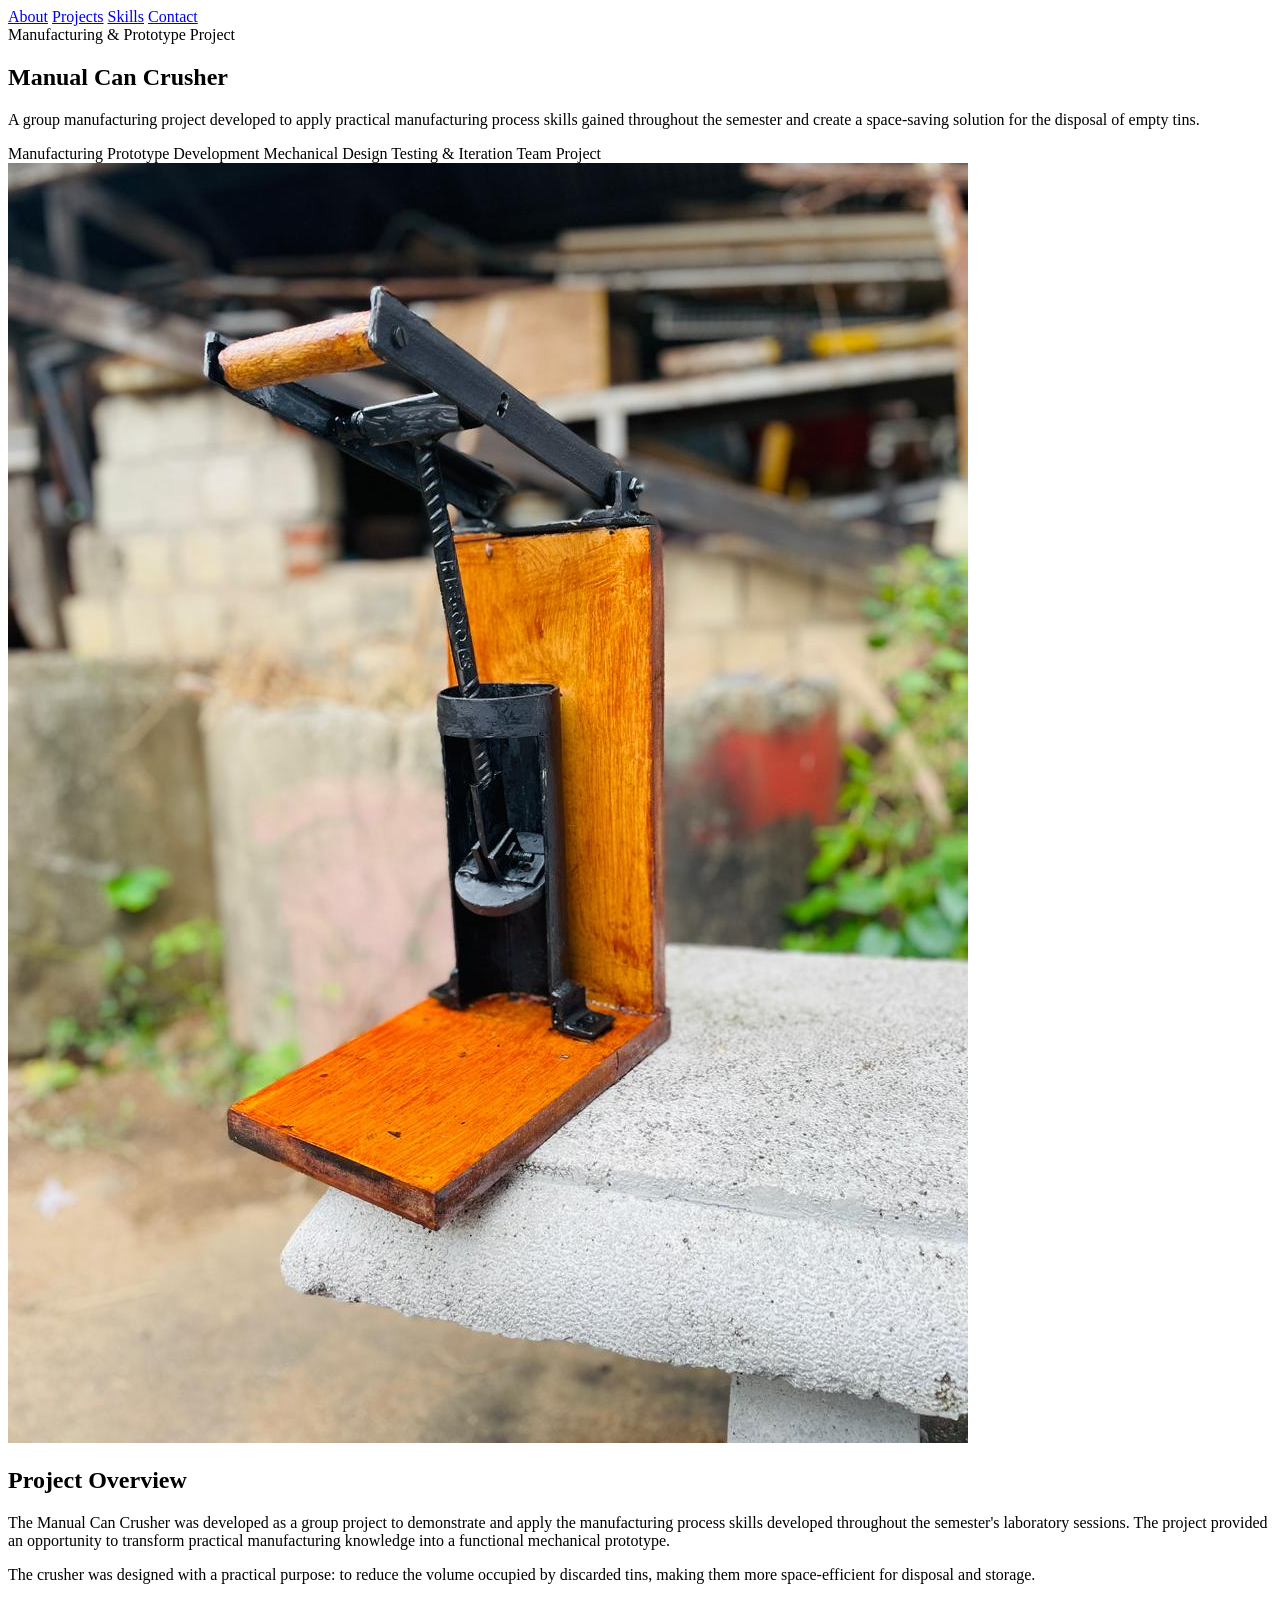
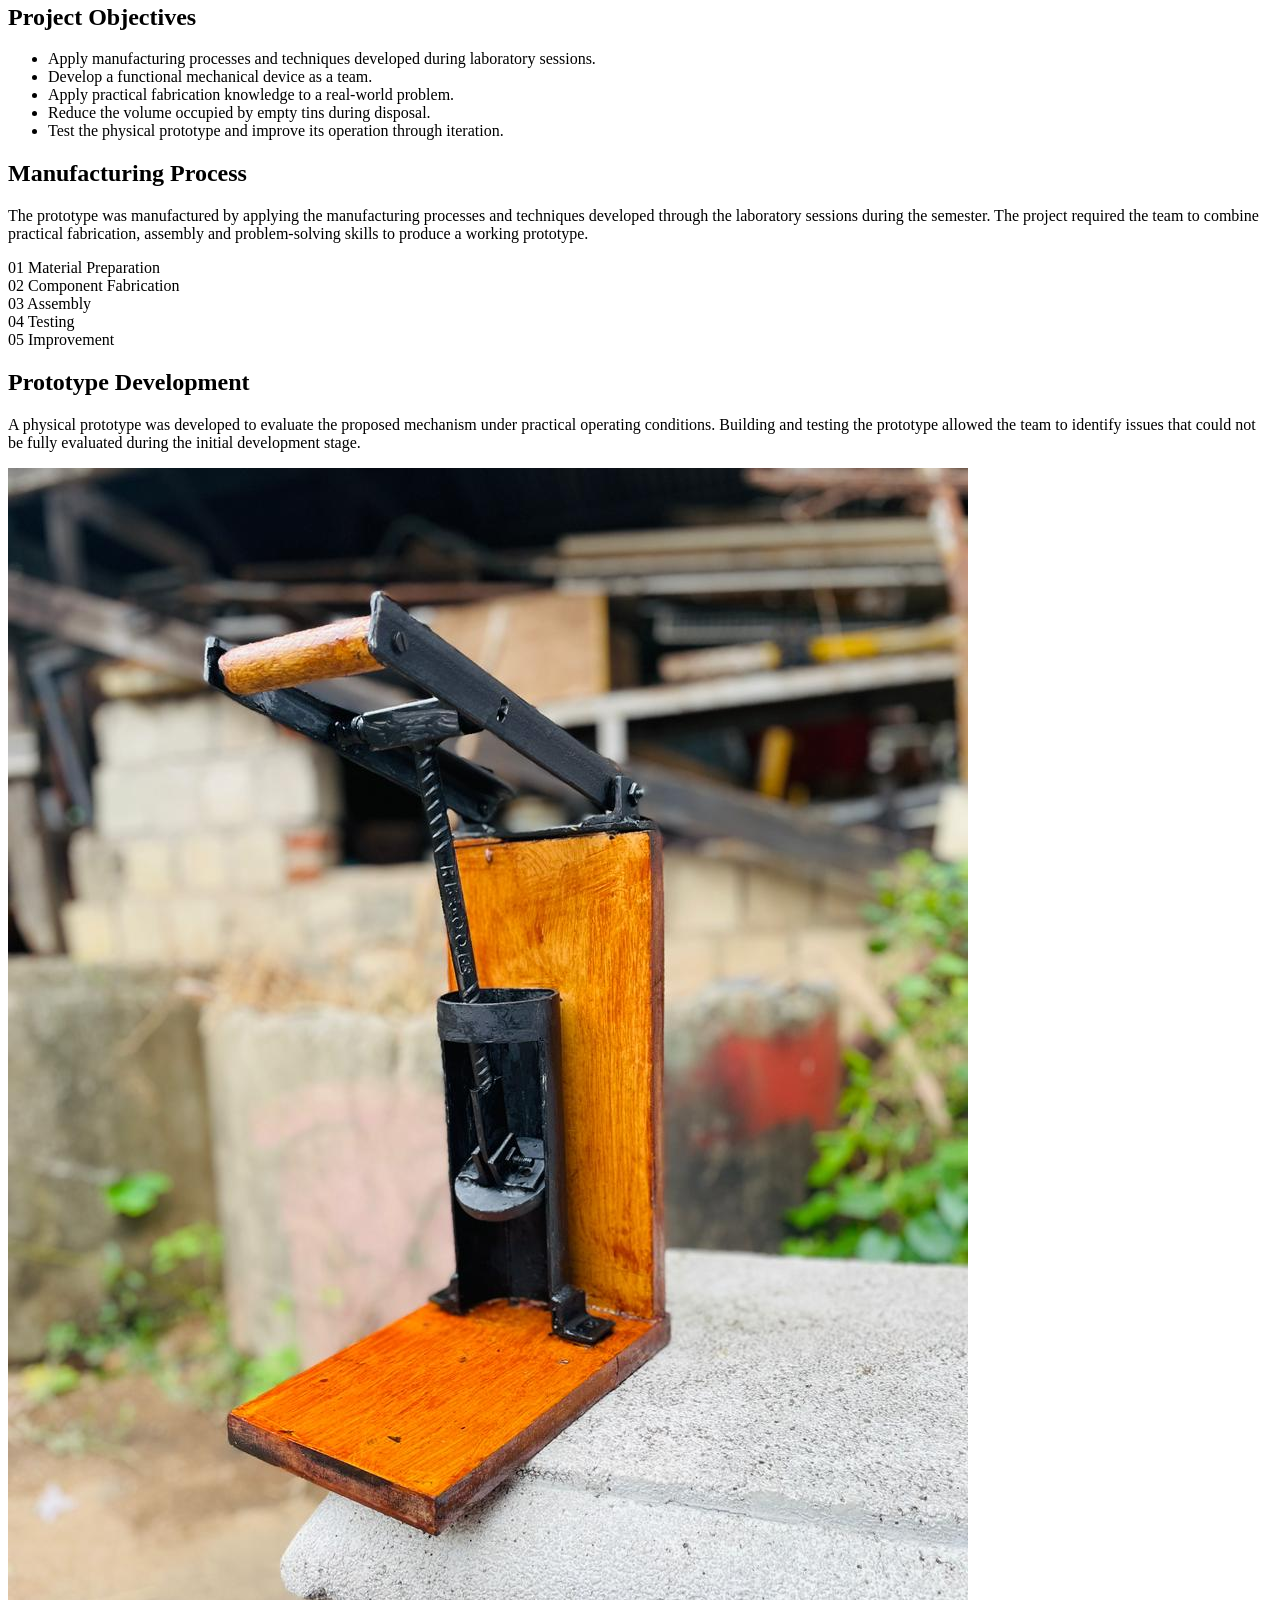
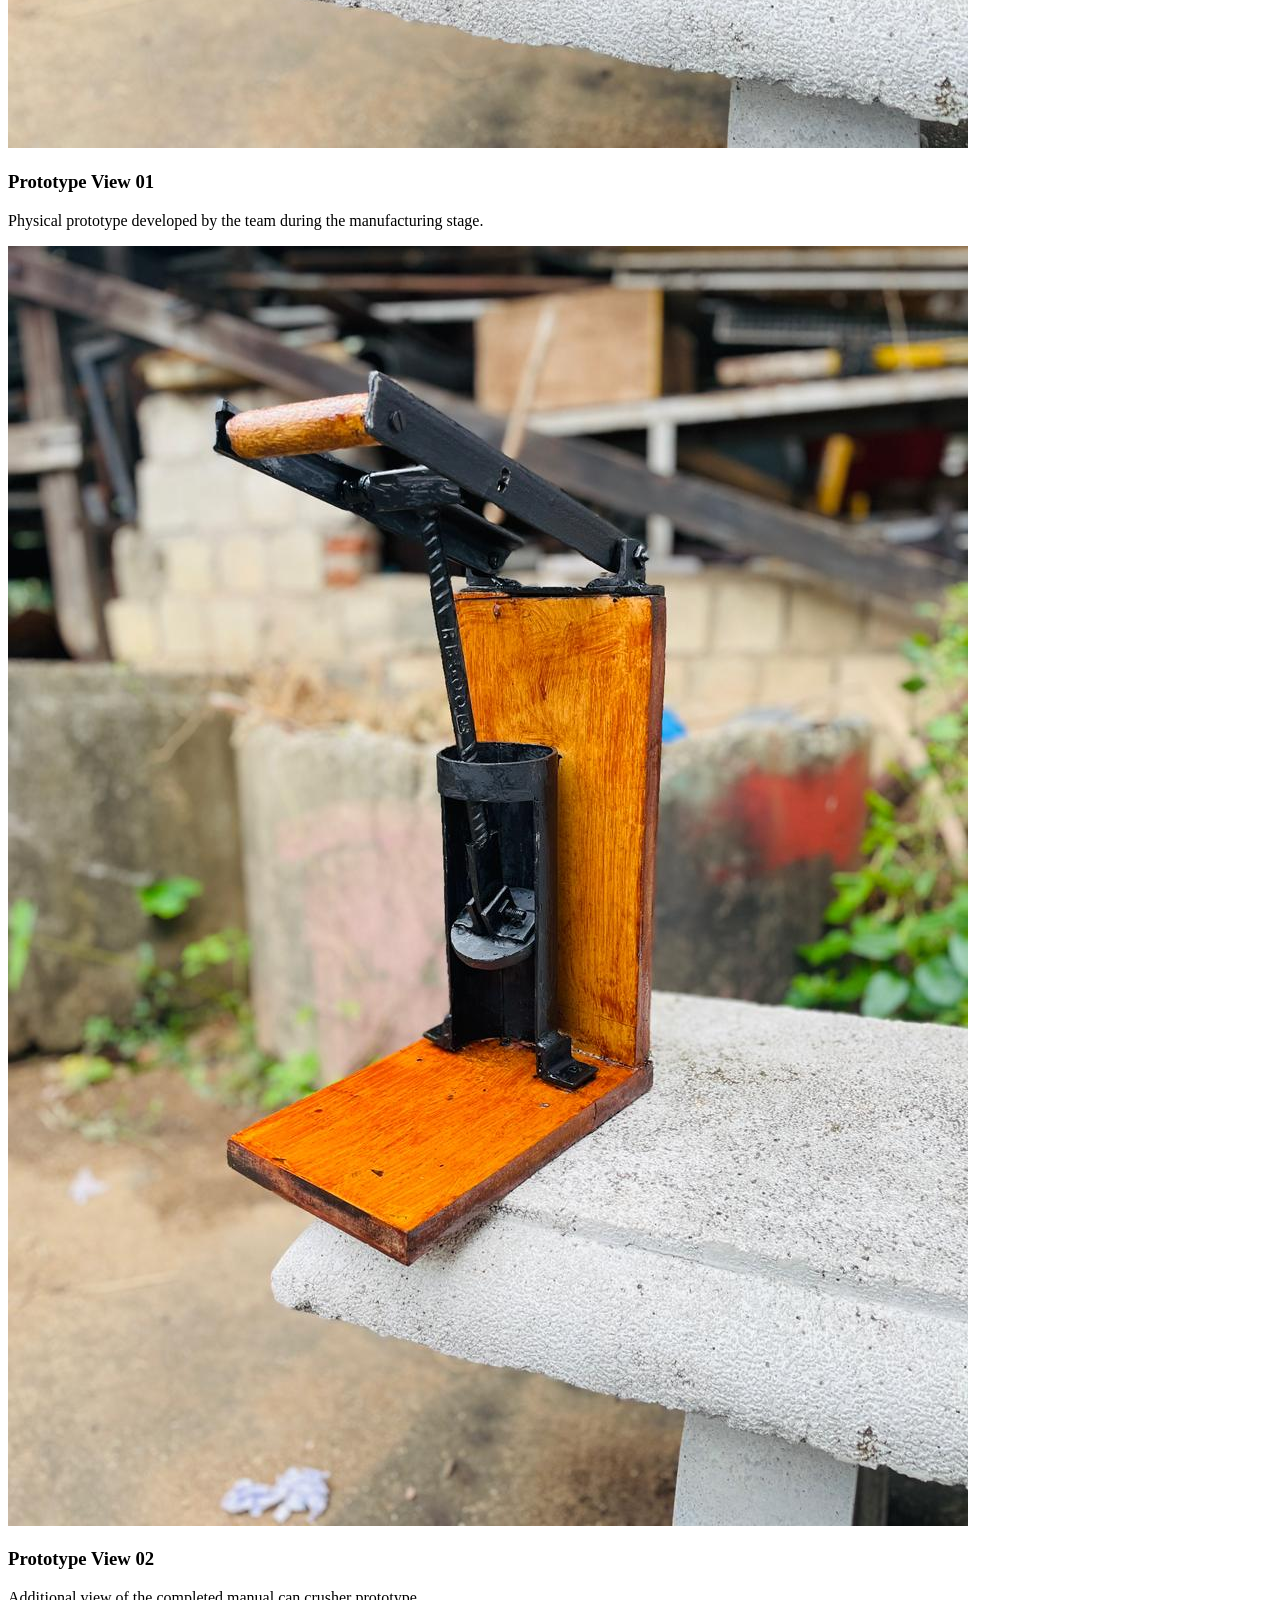
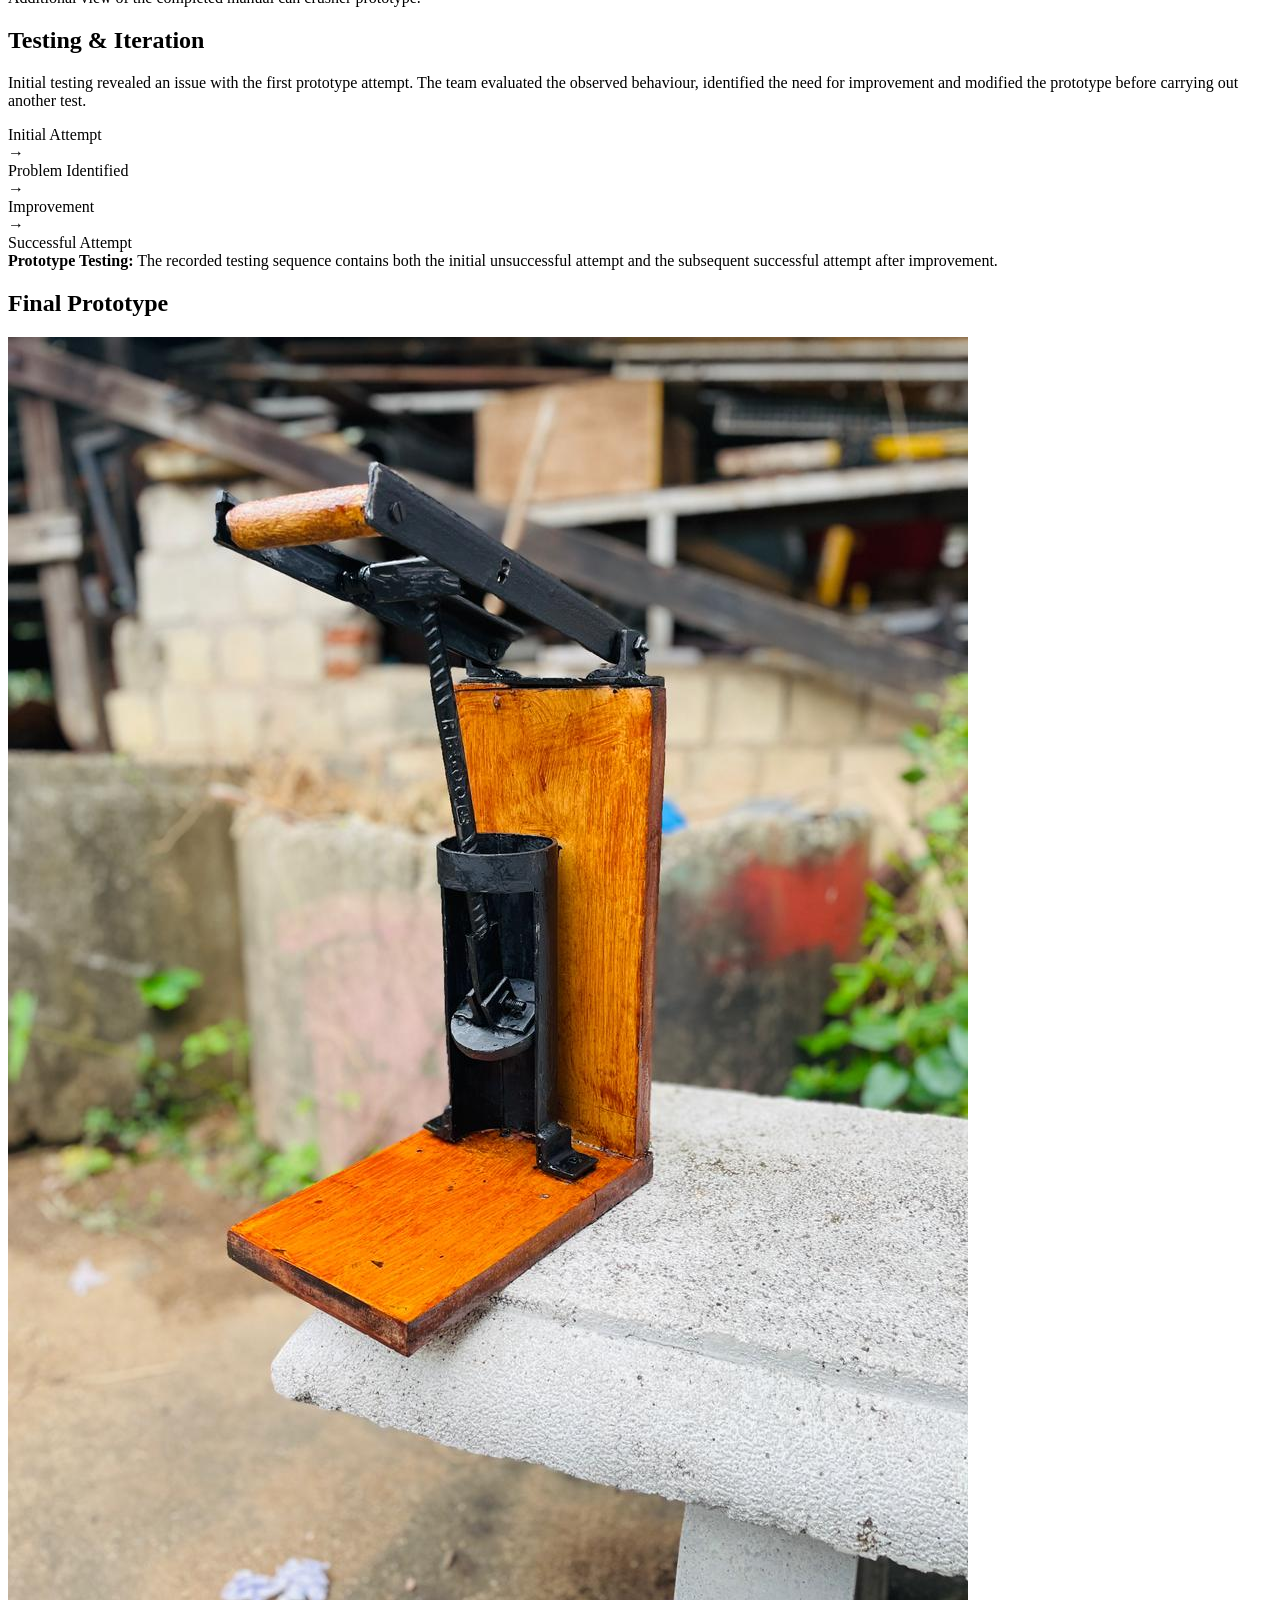
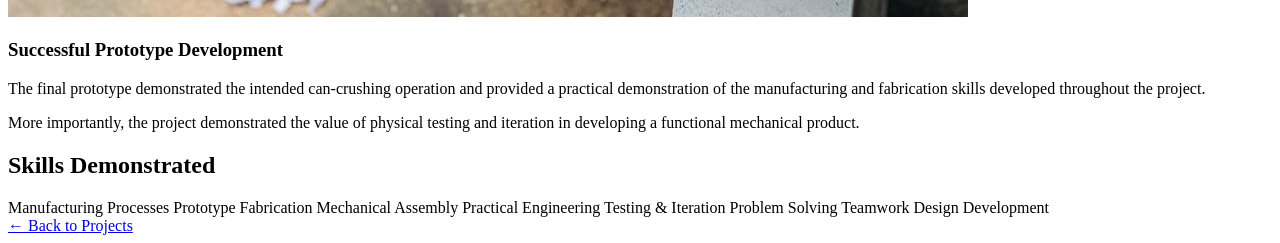
<file: projects/can-crusher.html>
<!DOCTYPE html>
<html lang="en">
<head>
  <meta charset="UTF-8">
  <meta name="viewport" content="width=device-width, initial-scale=1.0">
  <title>Manual Can Crusher - Manufacturing & Prototype Project</title>
</head>
<body>

  <header>
    <nav>
      <a href="../index.html#about">About</a>
      <a href="../index.html#projects">Projects</a>
      <a href="../index.html#skills">Skills</a>
      <a href="../index.html#contact">Contact</a>
    </nav>
  </header>

  <main>
    <!-- Hero Section -->
    <section class="project-hero">
      <div class="project-kicker">Manufacturing & Prototype Project</div>

      <h1 class="project-title">Manual Can Crusher</h1>

      <p class="project-subtitle">
        A group manufacturing project developed to apply practical manufacturing
        process skills gained throughout the semester and create a space-saving
        solution for the disposal of empty tins.
      </p>

      <div class="project-meta">
        <span>Manufacturing</span>
        <span>Prototype Development</span>
        <span>Mechanical Design</span>
        <span>Testing & Iteration</span>
        <span>Team Project</span>
      </div>

      <div class="hero-image">
        <img src="../assets/projects/can-crusher/prototype-01.jpeg" alt="Manual can crusher prototype">
      </div>
    </section>

    <!-- Project Overview -->
    <section class="project-overview">
      <h2>Project Overview</h2>

      <p class="section-intro">
        The Manual Can Crusher was developed as a group project to demonstrate
        and apply the manufacturing process skills developed throughout the
        semester's laboratory sessions. The project provided an opportunity to
        transform practical manufacturing knowledge into a functional mechanical
        prototype.
      </p>

      <p class="section-intro">
        The crusher was designed with a practical purpose: to reduce the volume
        occupied by discarded tins, making them more space-efficient for disposal
        and storage.
      </p>
    </section>

    <!-- Project Objectives -->
    <section class="project-objectives">
      <h2>Project Objectives</h2>

      <ul class="objective-list">
        <li>Apply manufacturing processes and techniques developed during laboratory sessions.</li>
        <li>Develop a functional mechanical device as a team.</li>
        <li>Apply practical fabrication knowledge to a real-world problem.</li>
        <li>Reduce the volume occupied by empty tins during disposal.</li>
        <li>Test the physical prototype and improve its operation through iteration.</li>
      </ul>
    </section>

    <!-- Manufacturing Process -->
    <section class="manufacturing-process">
      <h2>Manufacturing Process</h2>

      <p class="section-intro">
        The prototype was manufactured by applying the manufacturing processes
        and techniques developed through the laboratory sessions during the
        semester. The project required the team to combine practical fabrication,
        assembly and problem-solving skills to produce a working prototype.
      </p>

      <div class="process-flow">
        <div class="process-step">
          <span>01</span>
          Material Preparation
        </div>

        <div class="process-step">
          <span>02</span>
          Component Fabrication
        </div>

        <div class="process-step">
          <span>03</span>
          Assembly
        </div>

        <div class="process-step">
          <span>04</span>
          Testing
        </div>

        <div class="process-step">
          <span>05</span>
          Improvement
        </div>
      </div>
    </section>

    <!-- Prototype Development -->
    <section class="prototype-development">
      <h2>Prototype Development</h2>

      <p class="section-intro">
        A physical prototype was developed to evaluate the proposed mechanism
        under practical operating conditions. Building and testing the prototype
        allowed the team to identify issues that could not be fully evaluated
        during the initial development stage.
      </p>

      <div class="prototype-grid">
        <article class="prototype-card">
          <img src="../assets/projects/can-crusher/prototype-01.jpeg" alt="Manual can crusher prototype view 1">
          <div class="card-text">
            <h3>Prototype View 01</h3>
            <p>
              Physical prototype developed by the team during the manufacturing
              stage.
            </p>
          </div>
        </article>

        <article class="prototype-card">
          <img src="../assets/projects/can-crusher/prototype-02.jpeg" alt="Manual can crusher prototype view 2">
          <div class="card-text">
            <h3>Prototype View 02</h3>
            <p>
              Additional view of the completed manual can crusher prototype.
            </p>
          </div>
        </article>
      </div>
    </section>

    <!-- Testing & Iteration -->
    <section class="testing-iteration">
      <h2>Testing & Iteration</h2>

      <div class="testing-box">
        <p class="section-intro">
          Initial testing revealed an issue with the first prototype attempt.
          The team evaluated the observed behaviour, identified the need for
          improvement and modified the prototype before carrying out another
          test.
        </p>

        <div class="testing-flow">
          <span>Initial Attempt</span>
          <div class="arrow">→</div>

          <span>Problem Identified</span>
          <div class="arrow">→</div>

          <span>Improvement</span>
          <div class="arrow">→</div>

          <span>Successful Attempt</span>
        </div>

        <div class="video-note">
          <strong>Prototype Testing:</strong>
          The recorded testing sequence contains both the initial unsuccessful
          attempt and the subsequent successful attempt after improvement.
        </div>
      </div>
    </section>

    <!-- Final Prototype -->
    <section class="final-prototype">
      <h2>Final Prototype</h2>

      <div class="result-box">
        <img src="../assets/projects/can-crusher/prototype-02.jpeg" alt="Final manual can crusher prototype">

        <div class="result-content">
          <h3>Successful Prototype Development</h3>

          <p>
            The final prototype demonstrated the intended can-crushing operation
            and provided a practical demonstration of the manufacturing and
            fabrication skills developed throughout the project.
          </p>

          <p>
            More importantly, the project demonstrated the value of physical
            testing and iteration in developing a functional mechanical product.
          </p>
        </div>
      </div>
    </section>

    <!-- Skills Demonstrated -->
    <section class="skills-demonstrated">
      <h2>Skills Demonstrated</h2>

      <div class="skills-list">
        <span>Manufacturing Processes</span>
        <span>Prototype Fabrication</span>
        <span>Mechanical Assembly</span>
        <span>Practical Engineering</span>
        <span>Testing & Iteration</span>
        <span>Problem Solving</span>
        <span>Teamwork</span>
        <span>Design Development</span>
      </div>

      <a class="back-link" href="../index.html#projects">
        ← Back to Projects
      </a>
    </section>
  </main>

</body>
</html>
</file>
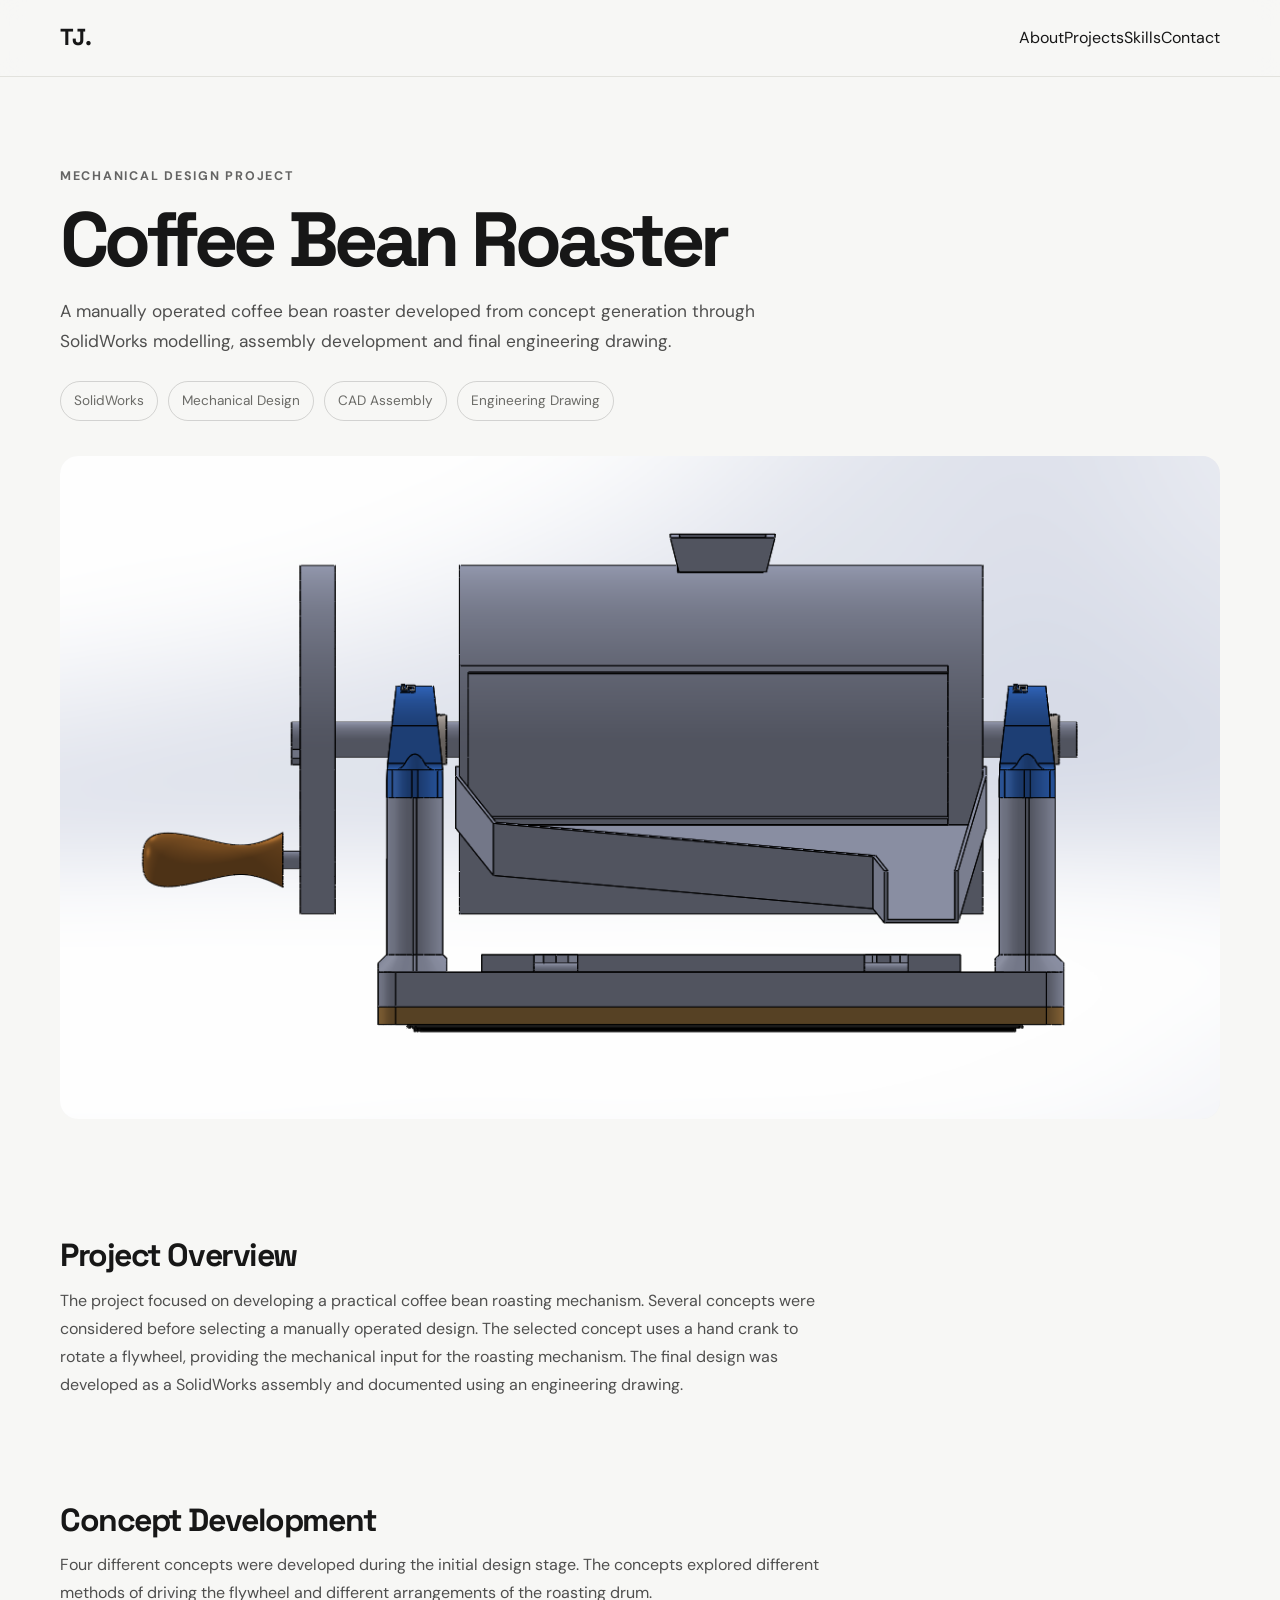
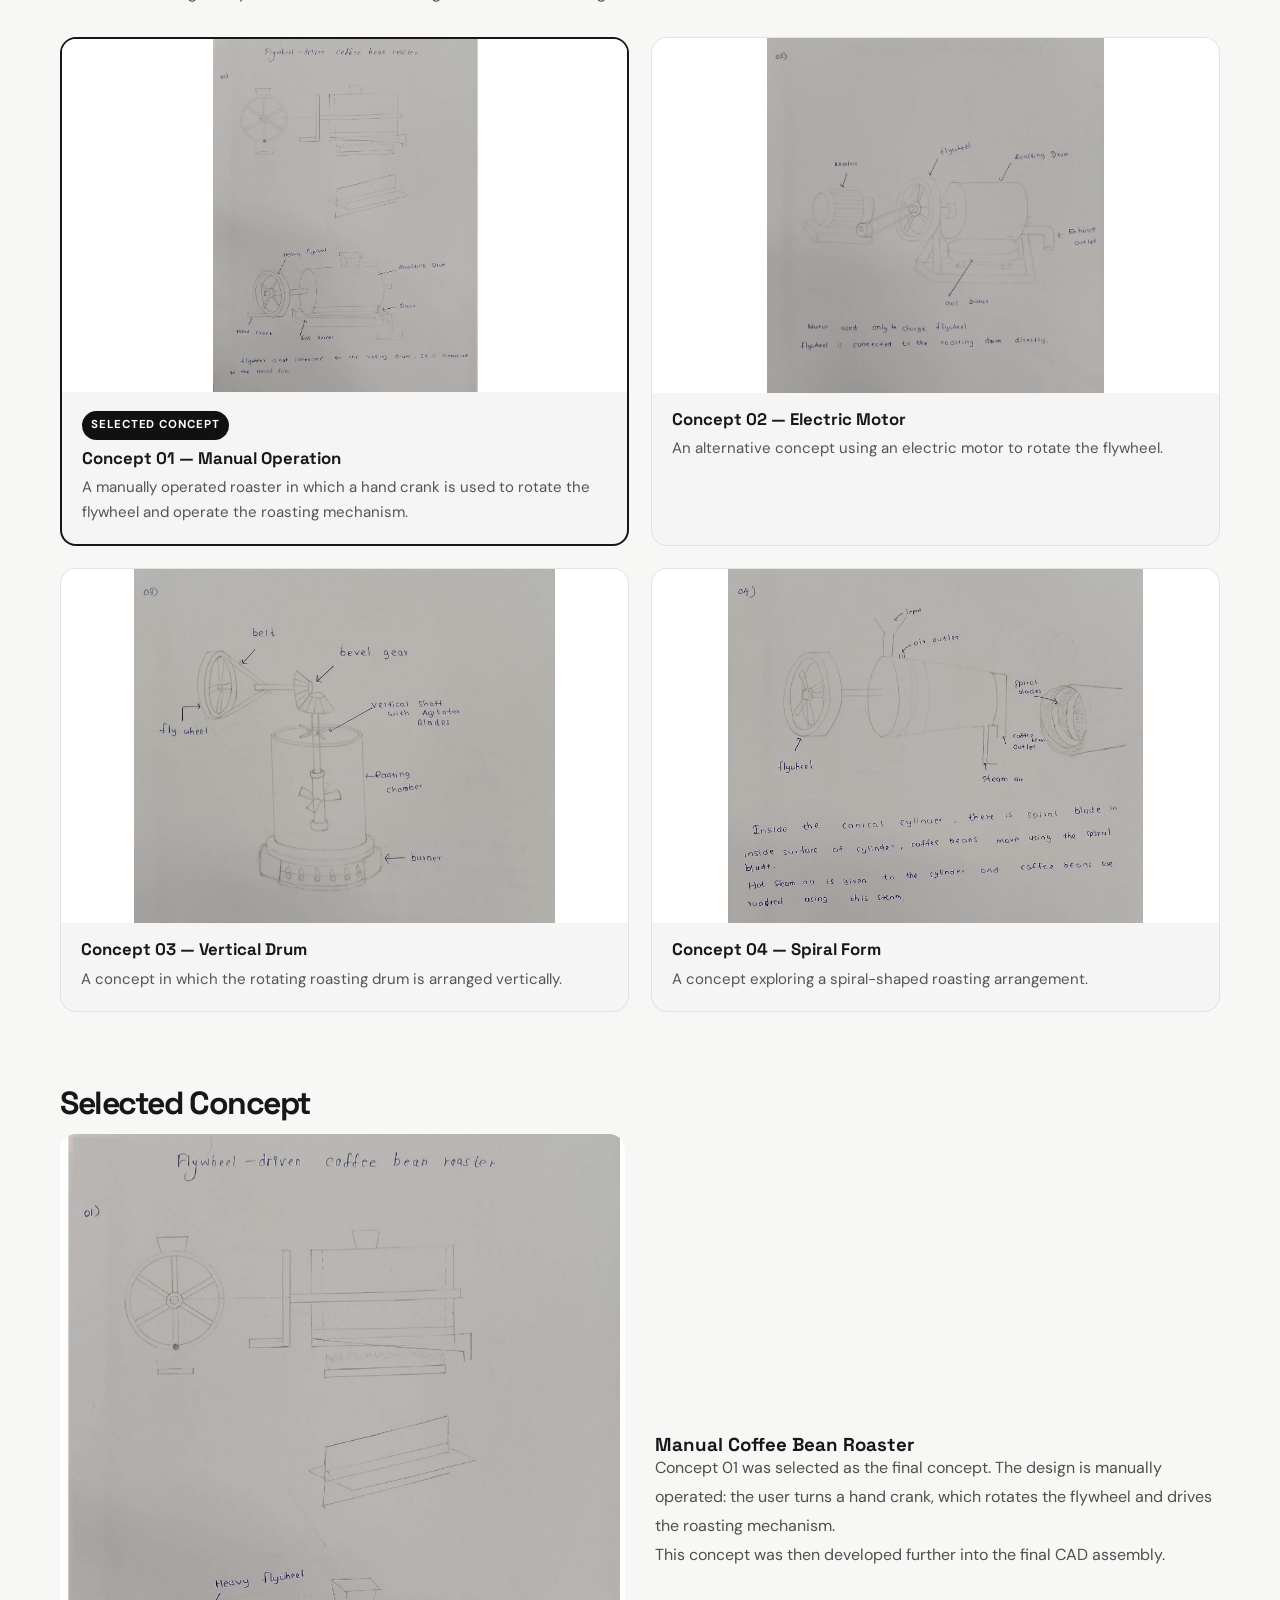
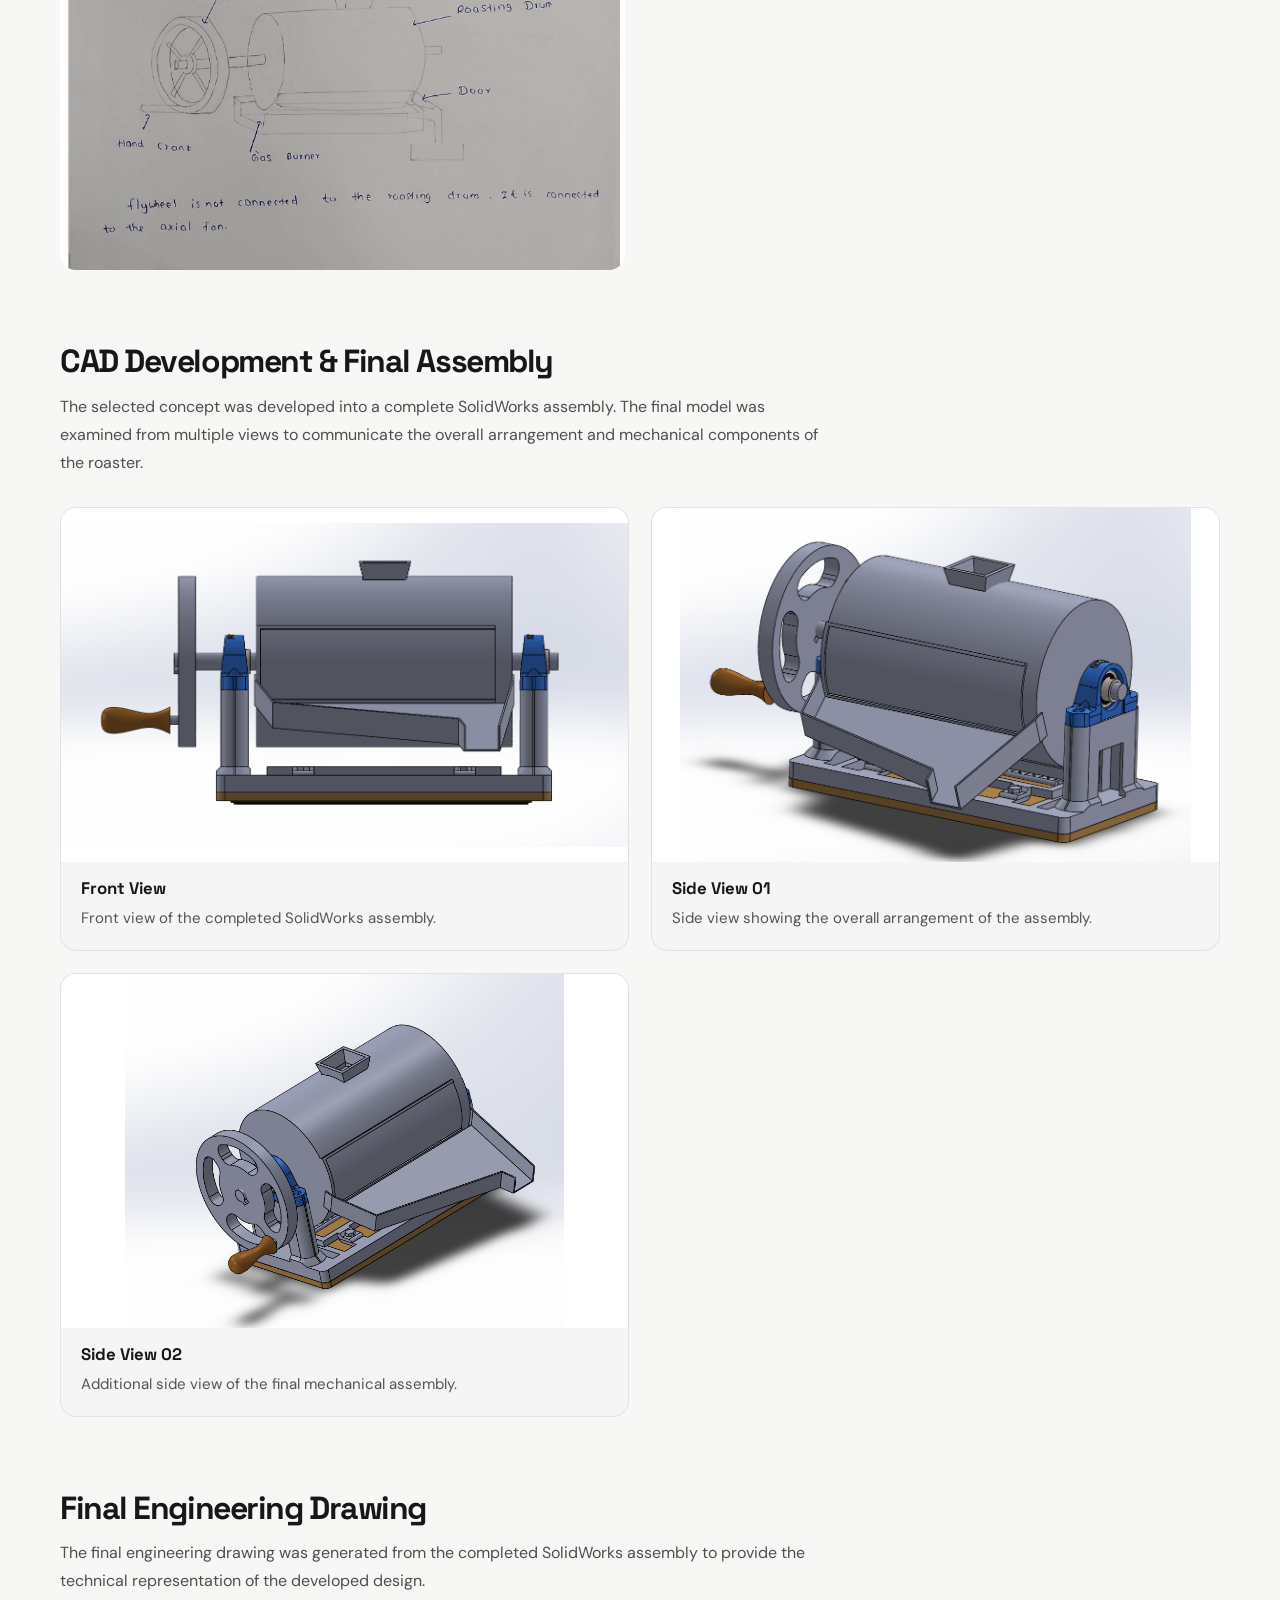
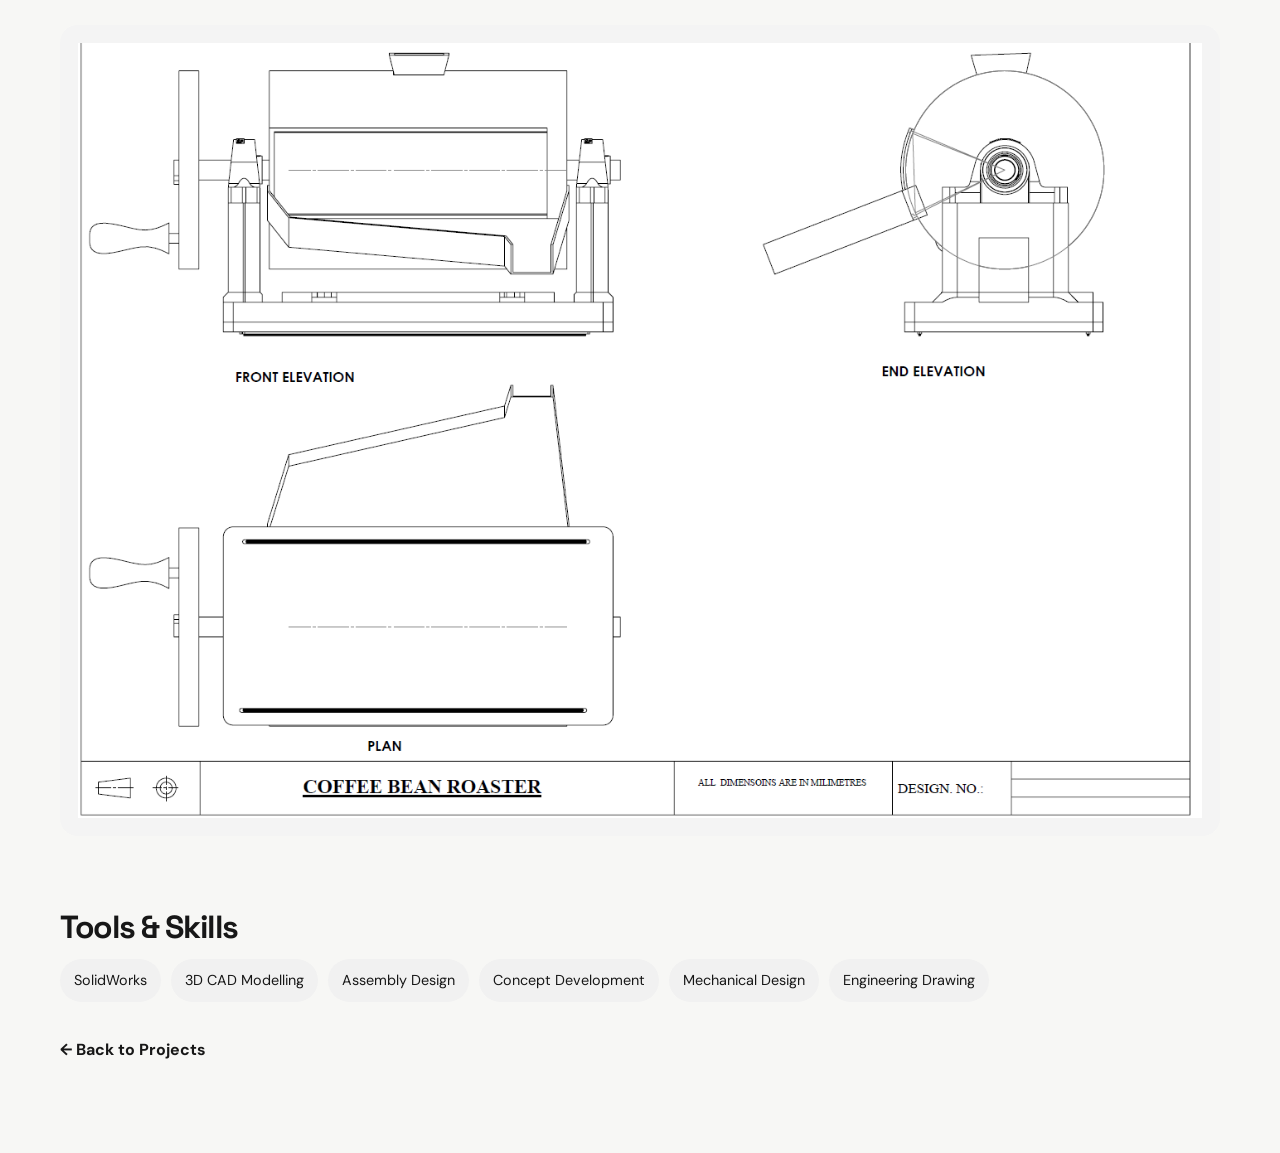
<file: projects/coffee-bean-roaster.html>
<!DOCTYPE html>
<html lang="en">
<head>
<meta charset="UTF-8">
<meta name="viewport" content="width=device-width, initial-scale=1.0">
<title>Coffee Bean Roaster | Tharushika Jayasinghe</title>
<link rel="stylesheet" href="../style.css">
<style>
.project-page{padding-bottom:80px}.project-hero{padding:90px 0 55px}.project-kicker{text-transform:uppercase;letter-spacing:.14em;font-size:.78rem;font-weight:700;opacity:.65}.project-title{font-size:clamp(2.5rem,6vw,5rem);line-height:1;margin:14px 0 18px}.project-subtitle{max-width:760px;font-size:1.08rem;line-height:1.75;opacity:.75}.project-meta{display:flex;flex-wrap:wrap;gap:10px;margin:25px 0 35px}.project-meta span{border:1px solid rgba(0,0,0,.15);padding:8px 13px;border-radius:999px;font-size:.85rem}.main-visual{margin-top:35px;border-radius:18px;overflow:hidden;background:#f2f2f2}.main-visual img{width:100%;display:block;max-height:700px;object-fit:contain}.project-section{padding:65px 0 10px}.project-section h2{font-size:2rem;margin-bottom:14px}.section-intro{max-width:760px;line-height:1.75;opacity:.75;margin-bottom:30px}.concept-grid,.assembly-grid{display:grid;grid-template-columns:repeat(2,1fr);gap:22px}.concept-card,.assembly-card{border-radius:16px;overflow:hidden;background:#f5f5f5;border:1px solid rgba(0,0,0,.08)}.concept-card img,.assembly-card img{width:100%;display:block;aspect-ratio:16/10;object-fit:contain;background:#fff}.card-text{padding:18px 20px 20px}.card-text h3{margin:0 0 8px;font-size:1.05rem}.card-text p{margin:0;line-height:1.6;opacity:.72;font-size:.94rem}.selected{border:2px solid currentColor}.badge{display:inline-block;margin-bottom:10px;padding:5px 9px;border-radius:999px;font-size:.72rem;font-weight:700;text-transform:uppercase;letter-spacing:.08em;background:#111;color:#fff}.selection-box{display:grid;grid-template-columns:1fr 1fr;gap:30px;align-items:center}.selection-box img{width:100%;border-radius:16px;background:#f5f5f5}.selection-box p{line-height:1.8;opacity:.75}.drawing{background:#f4f4f4;border-radius:18px;padding:18px}.drawing img{width:100%;display:block;background:#fff}.skills-list{display:flex;flex-wrap:wrap;gap:10px}.skills-list span{padding:10px 14px;border-radius:999px;background:#f1f1f1;font-size:.9rem}.back-link{display:inline-block;margin-top:35px;text-decoration:none;font-weight:700}@media(max-width:750px){.concept-grid,.assembly-grid,.selection-box{grid-template-columns:1fr}.project-hero{padding-top:55px}}
</style>
</head>
<body>
<header class="site-header"><div class="container nav">
<a class="logo" href="../index.html">TJ.</a>
<nav><a href="../index.html#about">About</a><a href="../index.html#projects">Projects</a><a href="../index.html#skills">Skills</a><a href="../index.html#contact">Contact</a></nav>
</div></header>

<main class="project-page">
<section class="project-hero"><div class="container">
<div class="project-kicker">Mechanical Design Project</div>
<h1 class="project-title">Coffee Bean Roaster</h1>
<p class="project-subtitle">A manually operated coffee bean roaster developed from concept generation through SolidWorks modelling, assembly development and final engineering drawing.</p>
<div class="project-meta"><span>SolidWorks</span><span>Mechanical Design</span><span>CAD Assembly</span><span>Engineering Drawing</span></div>
<div class="main-visual"><img src="../assets/projects/coffee-roaster/Assembly 3.png" alt="Final coffee bean roaster assembly - front view"></div>
</div></section>

<section class="project-section"><div class="container">
<h2>Project Overview</h2>
<p class="section-intro">The project focused on developing a practical coffee bean roasting mechanism. Several concepts were considered before selecting a manually operated design. The selected concept uses a hand crank to rotate a flywheel, providing the mechanical input for the roasting mechanism. The final design was developed as a SolidWorks assembly and documented using an engineering drawing.</p>
</div></section>

<section class="project-section"><div class="container">
<h2>Concept Development</h2>
<p class="section-intro">Four different concepts were developed during the initial design stage. The concepts explored different methods of driving the flywheel and different arrangements of the roasting drum.</p>
<div class="concept-grid">
<article class="concept-card selected"><img src="../assets/projects/coffee-roaster/Concept 1.png" alt="Concept 1 - manually operated coffee bean roaster"><div class="card-text"><span class="badge">Selected Concept</span><h3>Concept 01 — Manual Operation</h3><p>A manually operated roaster in which a hand crank is used to rotate the flywheel and operate the roasting mechanism.</p></div></article>
<article class="concept-card"><img src="../assets/projects/coffee-roaster/Concept 2.png" alt="Concept 2 - motor driven coffee bean roaster"><div class="card-text"><h3>Concept 02 — Electric Motor</h3><p>An alternative concept using an electric motor to rotate the flywheel.</p></div></article>
<article class="concept-card"><img src="../assets/projects/coffee-roaster/Concept 3.png" alt="Concept 3 - vertical roasting drum"><div class="card-text"><h3>Concept 03 — Vertical Drum</h3><p>A concept in which the rotating roasting drum is arranged vertically.</p></div></article>
<article class="concept-card"><img src="../assets/projects/coffee-roaster/Concept 4.png" alt="Concept 4 - spiral shaped roaster"><div class="card-text"><h3>Concept 04 — Spiral Form</h3><p>A concept exploring a spiral-shaped roasting arrangement.</p></div></article>
</div></div></section>

<section class="project-section"><div class="container">
<h2>Selected Concept</h2>
<div class="selection-box"><img src="../assets/projects/coffee-roaster/Concept 1.png" alt="Selected manual coffee bean roaster concept"><div><h3>Manual Coffee Bean Roaster</h3><p>Concept 01 was selected as the final concept. The design is manually operated: the user turns a hand crank, which rotates the flywheel and drives the roasting mechanism.</p><p>This concept was then developed further into the final CAD assembly.</p></div></div>
</div></section>

<section class="project-section"><div class="container">
<h2>CAD Development & Final Assembly</h2>
<p class="section-intro">The selected concept was developed into a complete SolidWorks assembly. The final model was examined from multiple views to communicate the overall arrangement and mechanical components of the roaster.</p>
<div class="assembly-grid">
<article class="assembly-card"><img src="../assets/projects/coffee-roaster/Assembly 3.png" alt="Coffee bean roaster final assembly front view"><div class="card-text"><h3>Front View</h3><p>Front view of the completed SolidWorks assembly.</p></div></article>
<article class="assembly-card"><img src="../assets/projects/coffee-roaster/Assembly 1.png" alt="Coffee bean roaster final assembly side view 1"><div class="card-text"><h3>Side View 01</h3><p>Side view showing the overall arrangement of the assembly.</p></div></article>
<article class="assembly-card"><img src="../assets/projects/coffee-roaster/Assembly 2.png" alt="Coffee bean roaster final assembly side view 2"><div class="card-text"><h3>Side View 02</h3><p>Additional side view of the final mechanical assembly.</p></div></article>
</div></div></section>

<section class="project-section"><div class="container">
<h2>Final Engineering Drawing</h2>
<p class="section-intro">The final engineering drawing was generated from the completed SolidWorks assembly to provide the technical representation of the developed design.</p>
<div class="drawing"><img src="../assets/projects/coffee-roaster/Final drawing.png" alt="Final engineering drawing of the coffee bean roaster"></div>
</div></section>

<section class="project-section"><div class="container">
<h2>Tools & Skills</h2>
<div class="skills-list"><span>SolidWorks</span><span>3D CAD Modelling</span><span>Assembly Design</span><span>Concept Development</span><span>Mechanical Design</span><span>Engineering Drawing</span></div>
<a class="back-link" href="../index.html#projects">← Back to Projects</a>
</div></section>
</main>
</body>
</html>
</file>
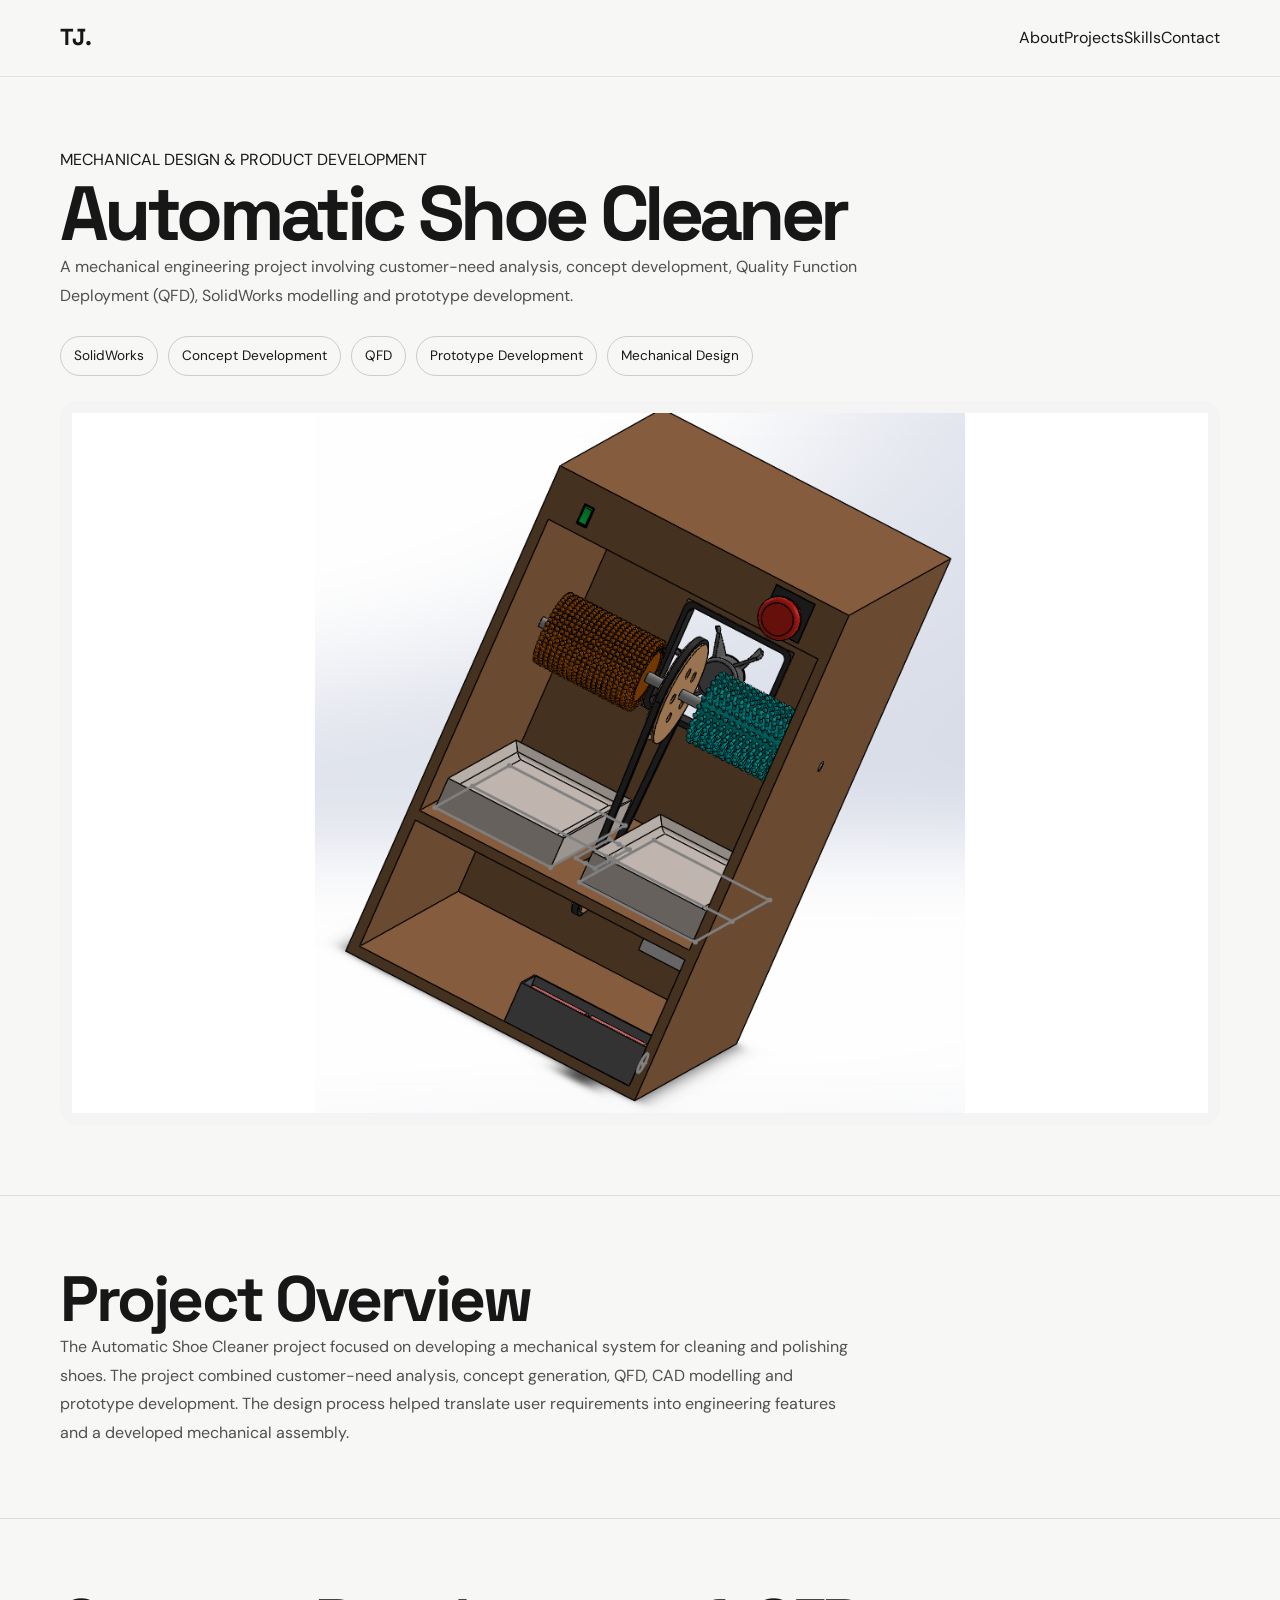
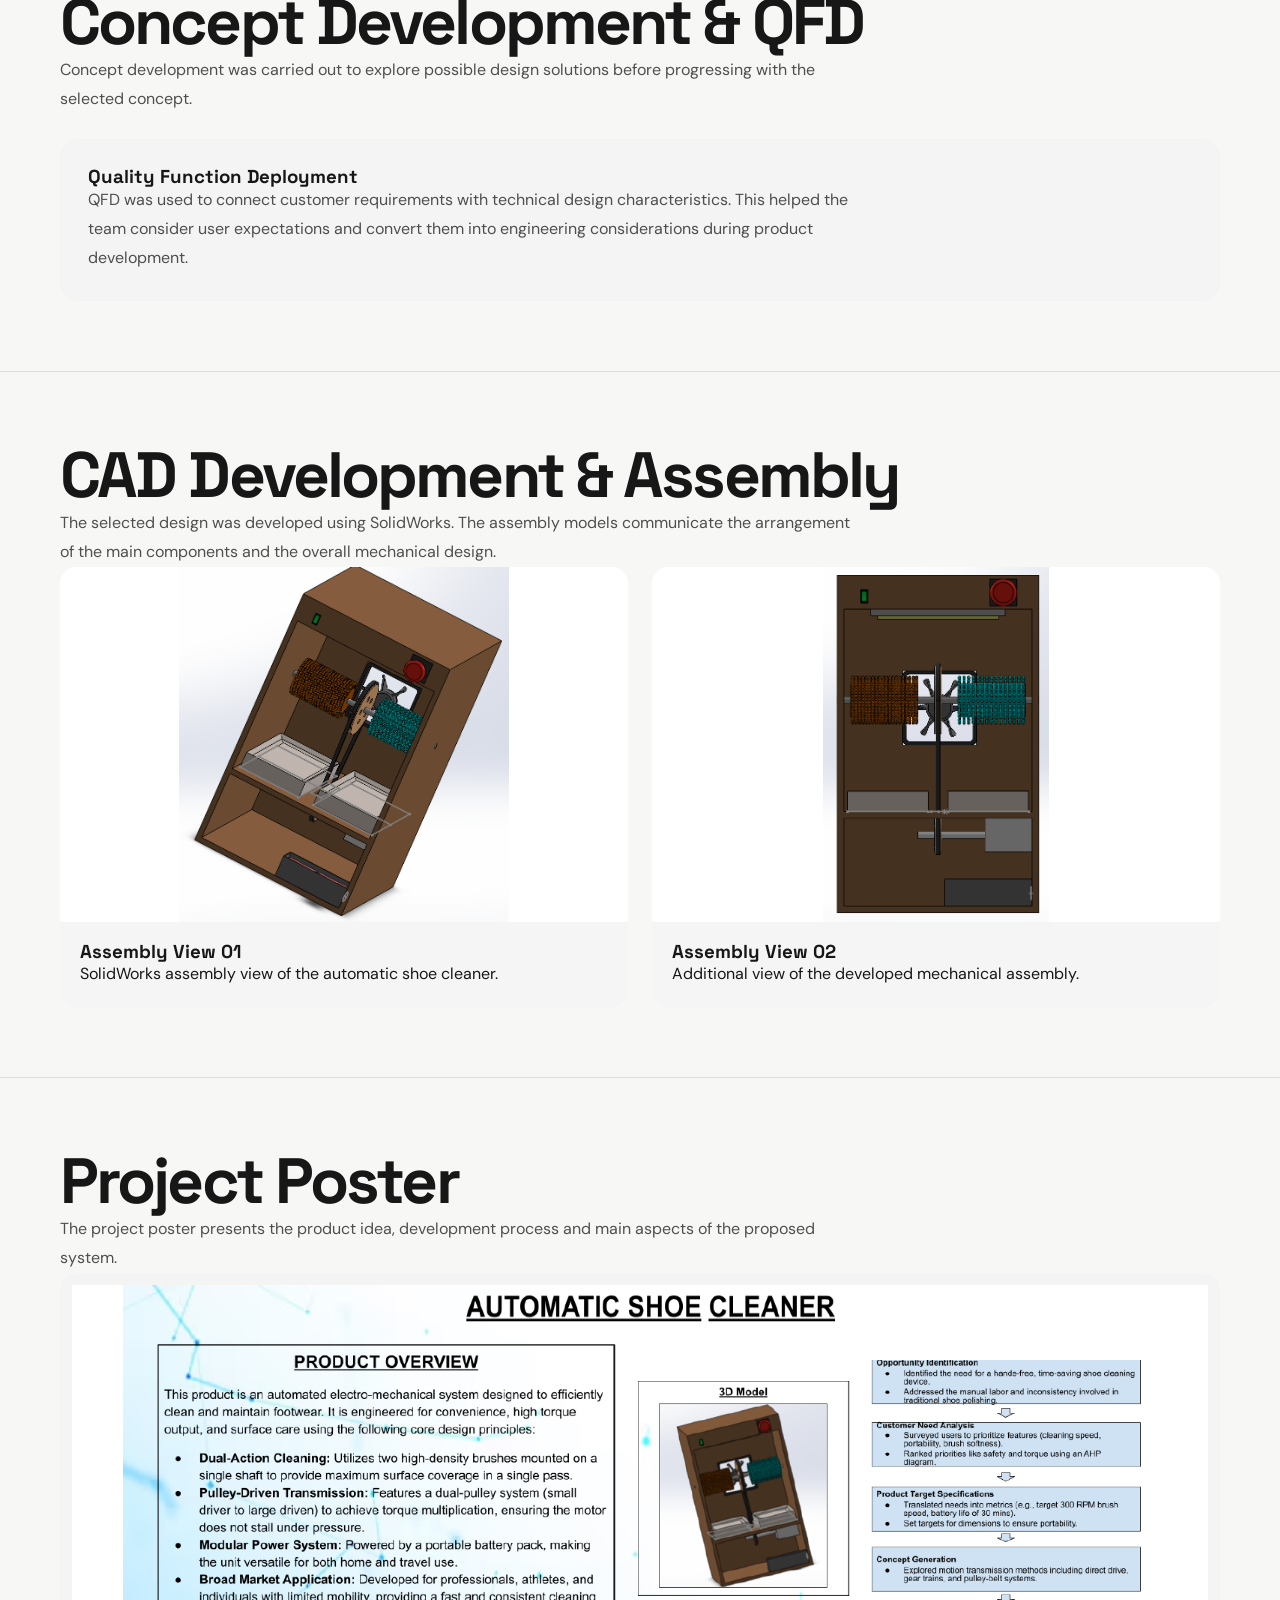
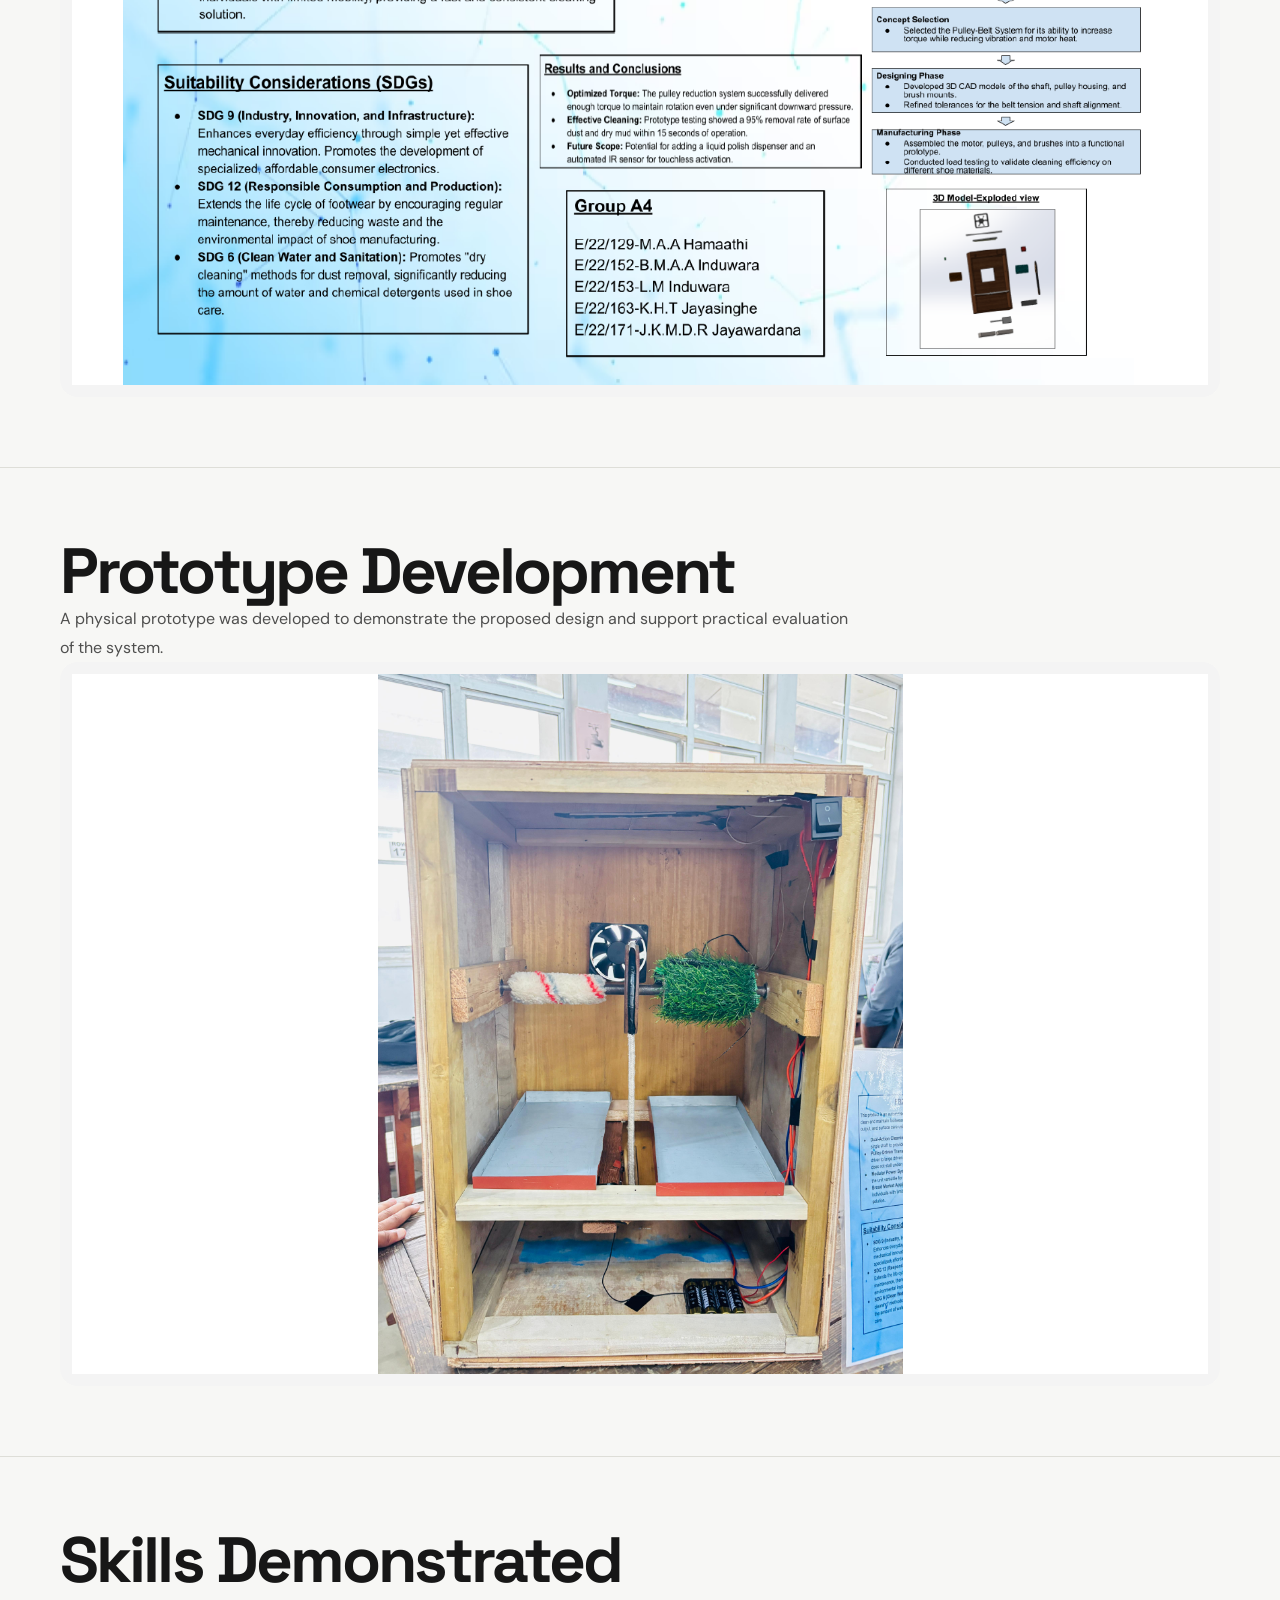
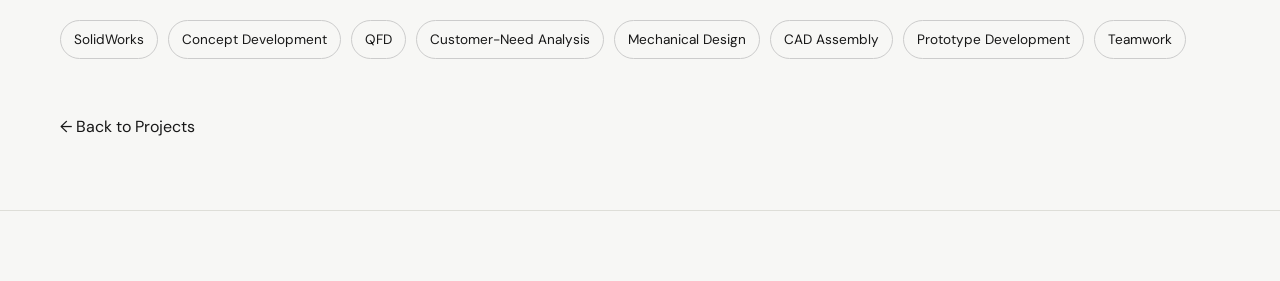
<file: projects/shoe-cleaning-machine.html>
<!doctype html>
<html lang="en">
<head>
<meta charset="UTF-8">
<meta name="viewport" content="width=device-width,initial-scale=1">
<title>Automatic Shoe Cleaner | Tharushika Jayasinghe</title>
<link rel="stylesheet" href="../style.css">
<style>
.project-page{padding-bottom:70px}.hero,.section{padding:70px 0}.hero h1{font-size:clamp(2.5rem,6vw,5rem);line-height:1.05}.intro{max-width:800px;line-height:1.8;opacity:.75}.tags,.skills{display:flex;flex-wrap:wrap;gap:10px;margin:25px 0}.tags span,.skills span{padding:8px 13px;border:1px solid #ccc;border-radius:999px;font-size:.85rem}.visual{background:#f4f4f4;padding:12px;border-radius:18px}.visual img{display:block;width:100%;max-height:700px;object-fit:contain;background:white}.grid{display:grid;grid-template-columns:repeat(2,1fr);gap:24px}.card{background:#f5f5f5;border-radius:16px;overflow:hidden}.card img{width:100%;aspect-ratio:16/10;object-fit:contain;background:white}.card div{padding:20px}.qfd{padding:28px;background:#f4f4f4;border-radius:18px;margin-top:25px}.back{display:inline-block;margin-top:30px}@media(max-width:700px){.grid{grid-template-columns:1fr}}
</style>
</head>
<body>
<header class="site-header"><div class="container nav"><a class="logo" href="../index.html">TJ.</a><nav><a href="../index.html#about">About</a><a href="../index.html#projects">Projects</a><a href="../index.html#skills">Skills</a><a href="../index.html#contact">Contact</a></nav></div></header>
<main class="project-page">
<section class="hero"><div class="container">
<p>MECHANICAL DESIGN & PRODUCT DEVELOPMENT</p>
<h1>Automatic Shoe Cleaner</h1>
<p class="intro">A mechanical engineering project involving customer-need analysis, concept development, Quality Function Deployment (QFD), SolidWorks modelling and prototype development.</p>
<div class="tags"><span>SolidWorks</span><span>Concept Development</span><span>QFD</span><span>Prototype Development</span><span>Mechanical Design</span></div>
<div class="visual"><img src="../assets/projects/shoe-cleaner/Assembly1.png" alt="Automatic shoe cleaner SolidWorks assembly"></div>
</div></section>

<section class="section"><div class="container"><h2>Project Overview</h2><p class="intro">The Automatic Shoe Cleaner project focused on developing a mechanical system for cleaning and polishing shoes. The project combined customer-need analysis, concept generation, QFD, CAD modelling and prototype development. The design process helped translate user requirements into engineering features and a developed mechanical assembly.</p></div></section>

<section class="section"><div class="container"><h2>Concept Development & QFD</h2><p class="intro">Concept development was carried out to explore possible design solutions before progressing with the selected concept.</p><div class="qfd"><h3>Quality Function Deployment</h3><p class="intro">QFD was used to connect customer requirements with technical design characteristics. This helped the team consider user expectations and convert them into engineering considerations during product development.</p></div></div></section>

<section class="section"><div class="container"><h2>CAD Development & Assembly</h2><p class="intro">The selected design was developed using SolidWorks. The assembly models communicate the arrangement of the main components and the overall mechanical design.</p><div class="grid"><article class="card"><img src="../assets/projects/shoe-cleaner/Assembly1.png" alt="Assembly view 1"><div><h3>Assembly View 01</h3><p>SolidWorks assembly view of the automatic shoe cleaner.</p></div></article><article class="card"><img src="../assets/projects/shoe-cleaner/Assembly2.png" alt="Assembly view 2"><div><h3>Assembly View 02</h3><p>Additional view of the developed mechanical assembly.</p></div></article></div></div></section>

<section class="section"><div class="container"><h2>Project Poster</h2><p class="intro">The project poster presents the product idea, development process and main aspects of the proposed system.</p><div class="visual"><img src="../assets/projects/shoe-cleaner/poster.png" alt="Automatic shoe cleaner project poster"></div></div></section>

<section class="section"><div class="container"><h2>Prototype Development</h2><p class="intro">A physical prototype was developed to demonstrate the proposed design and support practical evaluation of the system.</p><div class="visual"><img src="../assets/projects/shoe-cleaner/prototype.jpeg" alt="Automatic shoe cleaner prototype"></div></div></section>

<section class="section"><div class="container"><h2>Skills Demonstrated</h2><div class="skills"><span>SolidWorks</span><span>Concept Development</span><span>QFD</span><span>Customer-Need Analysis</span><span>Mechanical Design</span><span>CAD Assembly</span><span>Prototype Development</span><span>Teamwork</span></div><a class="back" href="../index.html#projects">← Back to Projects</a></div></section>
</main></body></html>
</file>
<file: style.css>
@import url('https://fonts.googleapis.com/css2?family=DM+Sans:wght@400;500;600;700&family=Space+Grotesk:wght@500;600;700&display=swap');

:root {
  --bg: #f7f7f5;
  --surface: #ffffff;
  --text: #171717;
  --muted: #6b6b67;
  --line: #deded8;
  --accent: #1d1d1b;
  --max: 1160px;
}

* { box-sizing: border-box; margin: 0; padding: 0; }
html { scroll-behavior: smooth; }
body {
  background: var(--bg);
  color: var(--text);
  font-family: "DM Sans", sans-serif;
  line-height: 1.6;
}
a { color: inherit; text-decoration: none; }
img { max-width: 100%; display: block; }

.container { width: min(var(--max), calc(100% - 48px)); margin: auto; }

.site-header {
  position: sticky; top: 0; z-index: 20;
  background: rgba(247,247,245,.9);
  backdrop-filter: blur(12px);
  border-bottom: 1px solid rgba(222,222,216,.8);
}
.nav { height: 76px; display: flex; align-items: center; justify-content: space-between; }
.logo { font-family: "Space Grotesk"; font-size: 1.45rem; font-weight: 700; }
.logo span { color: var(--muted); }
.nav-links { display: flex; gap: 30px; font-size: .9rem; }
.nav-links a { color: #555; transition: color .2s; }
.nav-links a:hover { color: #000; }
.menu-toggle { display: none; border: 0; background: none; font-size: 1.5rem; }

.hero { padding: 105px 0 100px; border-bottom: 1px solid var(--line); }
.hero-grid { display: grid; grid-template-columns: 1fr 1fr; gap: 70px; align-items: center; }
.eyebrow { font-size: .72rem; letter-spacing: .18em; font-weight: 700; color: var(--muted); margin-bottom: 20px; }
h1, h2, h3 { font-family: "Space Grotesk", sans-serif; line-height: 1.05; }
h1 { font-size: clamp(3.3rem, 7vw, 6.5rem); letter-spacing: -.06em; }
h1 span { color: #777; }
.hero-text { max-width: 560px; margin: 28px 0 34px; color: var(--muted); font-size: 1.08rem; }
.hero-actions { display: flex; gap: 12px; flex-wrap: wrap; }
.button { display: inline-flex; padding: 13px 21px; border: 1px solid var(--text); font-weight: 600; font-size: .88rem; transition: .2s; }
.button.primary { background: var(--text); color: white; }
.button.secondary:hover { background: var(--text); color: white; }

.visual-frame, .project-image { position: relative; background: #e9e9e5; overflow: hidden; }
.visual-frame { aspect-ratio: 4 / 3; }
.visual-frame img, .project-image img { width: 100%; height: 100%; object-fit: cover; }
.visual-placeholder, .project-placeholder {
  position: absolute; inset: 0; display: flex; flex-direction: column; align-items: center; justify-content: center; text-align: center;
  padding: 20px; color: #777;
}
.visual-placeholder span { font-size: .7rem; letter-spacing: .18em; margin-bottom: 10px; }
.visual-placeholder strong { font-family: "Space Grotesk"; font-size: 1.5rem; color: #333; }
.visual-placeholder small { margin-top: 8px; max-width: 260px; }

.section { padding: 110px 0; border-bottom: 1px solid var(--line); }
.two-column { display: grid; grid-template-columns: .9fr 1.1fr; gap: 100px; }
h2 { font-size: clamp(2.4rem, 5vw, 4.5rem); letter-spacing: -.045em; }
.section-copy { color: var(--muted); font-size: 1.02rem; max-width: 650px; }
.section-copy p + p { margin-top: 20px; }

.section-heading { display: flex; align-items: end; justify-content: space-between; margin-bottom: 55px; gap: 30px; }
.section-heading > p { color: var(--muted); max-width: 260px; }

.featured-project { display: grid; grid-template-columns: 1.15fr .85fr; background: var(--surface); }
.project-image { min-height: 460px; }
.project-image > span { position: absolute; top: 20px; left: 20px; font-size: .75rem; font-weight: 700; }
.project-info { padding: 52px; display: flex; flex-direction: column; justify-content: center; }
.project-number { font-size: .7rem; letter-spacing: .15em; color: var(--muted); font-weight: 700; margin-bottom: 15px; }
.project-info h3 { font-size: 2.4rem; margin-bottom: 12px; }
.project-meta { color: var(--muted); font-size: .84rem; margin-bottom: 22px; }
.project-info > p:not(.project-number):not(.project-meta) { color: var(--muted); }
.tags { display: flex; flex-wrap: wrap; gap: 7px; margin: 25px 0; }
.tags span { border: 1px solid var(--line); padding: 6px 9px; font-size: .72rem; }
.text-link { display: inline-block; font-weight: 700; font-size: .85rem; margin-top: 10px; }
.text-link span { margin-left: 8px; }

.project-grid { display: grid; grid-template-columns: repeat(3, 1fr); gap: 22px; margin-top: 22px; }
.project-card { background: var(--surface); }
.card-image { aspect-ratio: 4 / 3; background: #e9e9e5; position: relative; overflow: hidden; }
.card-image img { width: 100%; height: 100%; object-fit: cover; }
.card-image > span { position: absolute; top: 16px; left: 16px; font-size: .7rem; font-weight: 700; }
.card-body { padding: 28px; }
.card-body h3 { font-size: 1.35rem; margin-bottom: 12px; }
.card-body p:not(.project-meta) { color: var(--muted); font-size: .9rem; }

.skills-section h2 { margin-bottom: 55px; }
.skills-grid { display: grid; grid-template-columns: repeat(4, 1fr); border-top: 1px solid var(--line); }
.skills-grid > div { padding: 30px 25px 10px 0; border-right: 1px solid var(--line); }
.skills-grid > div:not(:first-child) { padding-left: 25px; }
.skills-grid > div:last-child { border-right: 0; }
.skills-grid h3 { font-size: 1.1rem; margin-bottom: 16px; }
.skills-grid p { color: var(--muted); font-size: .88rem; }

.contact-grid { display: grid; grid-template-columns: 1fr 1fr; gap: 100px; }
.contact-grid > div:first-child p:last-child { color: var(--muted); margin-top: 22px; }
.contact-links { display: flex; flex-direction: column; justify-content: end; align-items: flex-start; gap: 18px; }
.contact-links a { border-bottom: 1px solid var(--line); padding-bottom: 6px; font-weight: 600; }
.contact-links a:hover { border-color: var(--text); }

footer { padding: 25px 0; font-size: .75rem; color: var(--muted); }
.footer-inner { display: flex; justify-content: space-between; gap: 20px; }

@media (max-width: 850px) {
  .nav-links { display: none; position: absolute; top: 76px; left: 0; right: 0; background: var(--bg); padding: 20px 24px; border-bottom: 1px solid var(--line); flex-direction: column; gap: 15px; }
  .nav-links.open { display: flex; }
  .menu-toggle { display: block; }
  .hero-grid, .two-column, .featured-project, .contact-grid { grid-template-columns: 1fr; }
  .hero-grid { gap: 45px; }
  .two-column, .contact-grid { gap: 45px; }
  .project-grid { grid-template-columns: 1fr 1fr; }
  .skills-grid { grid-template-columns: 1fr 1fr; }
  .skills-grid > div { border-bottom: 1px solid var(--line); }
  .skills-grid > div:nth-child(3) { padding-left: 0; border-right: 1px solid var(--line); }
  .skills-grid > div:nth-child(2) { border-right: 0; }
  .project-image { min-height: 330px; }
}

@media (max-width: 560px) {
  .container { width: min(var(--max), calc(100% - 32px)); }
  .hero { padding: 70px 0; }
  .section { padding: 75px 0; }
  .section-heading { align-items: start; flex-direction: column; }
  .project-grid, .skills-grid { grid-template-columns: 1fr; }
  .skills-grid > div, .skills-grid > div:not(:first-child) { padding-left: 0; padding-right: 0; border-right: 0; }
  .project-info { padding: 30px; }
  .footer-inner { flex-direction: column; }
}
</file>
